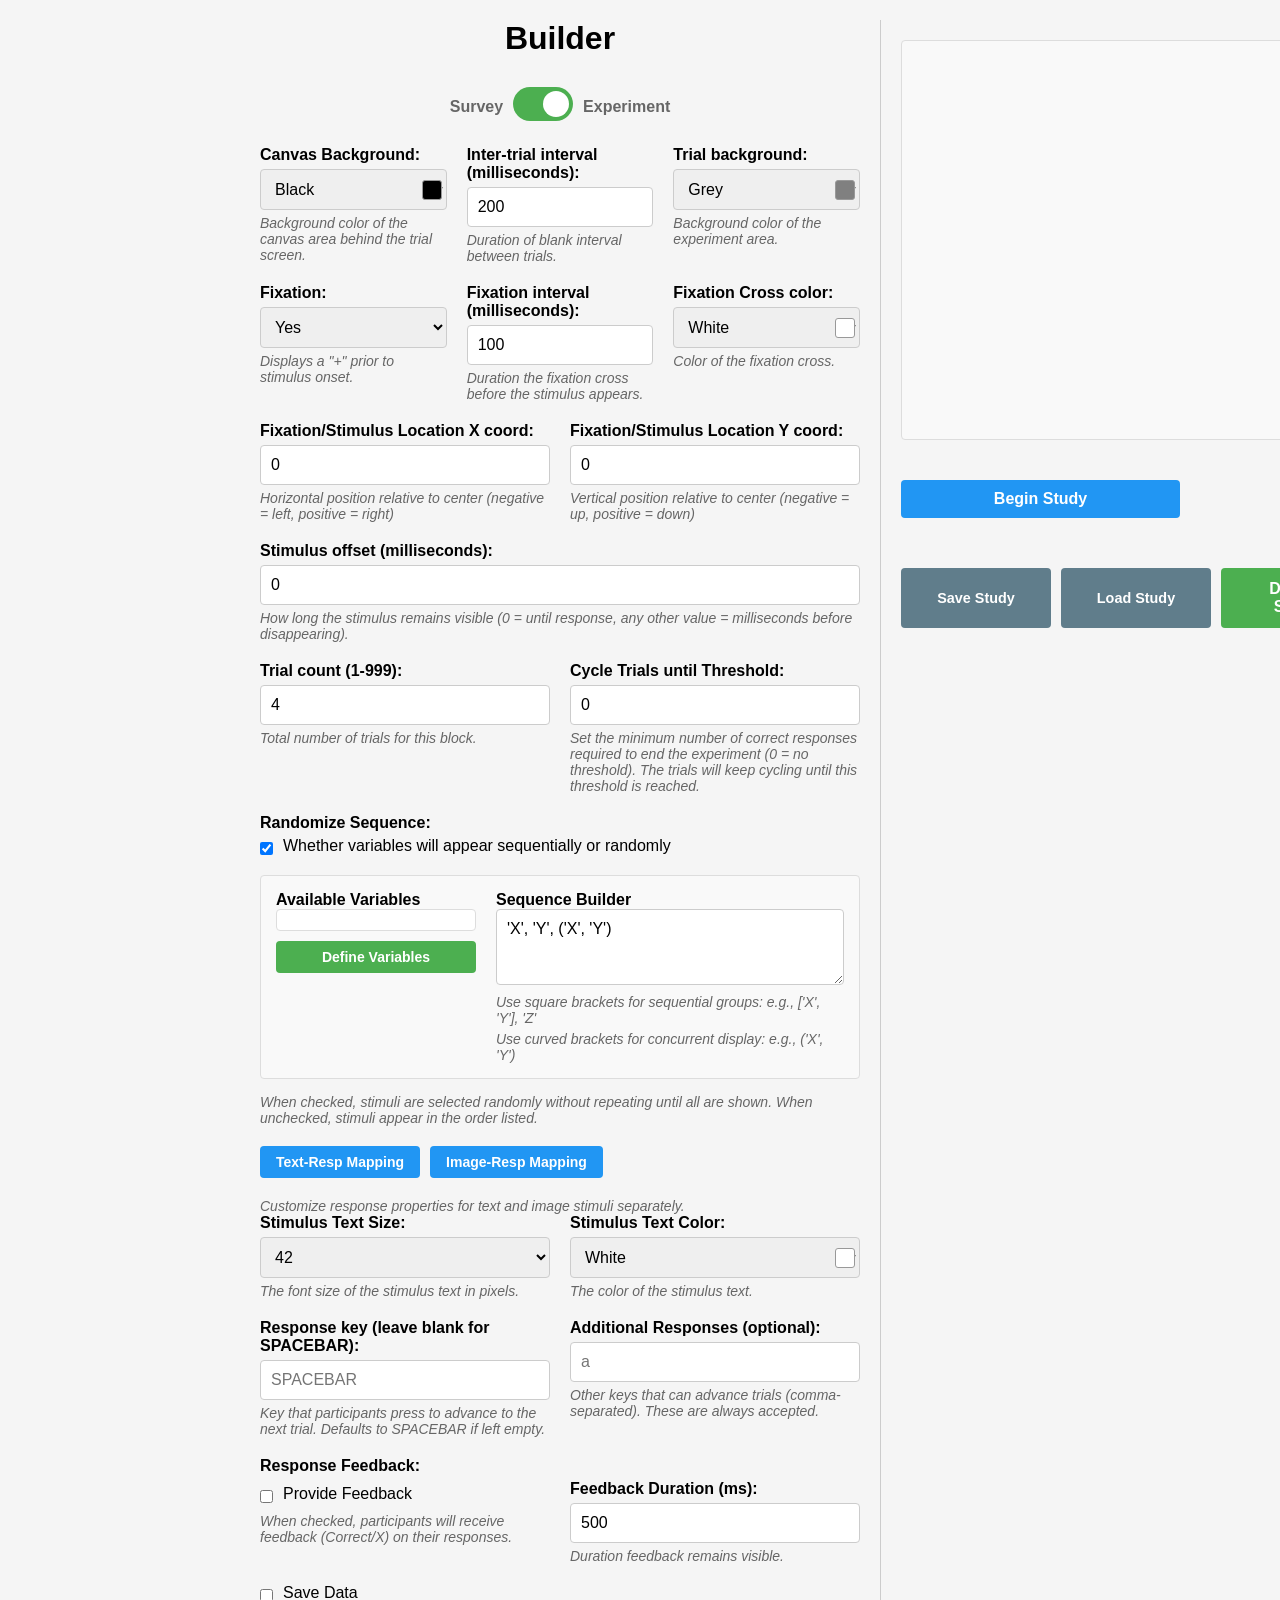
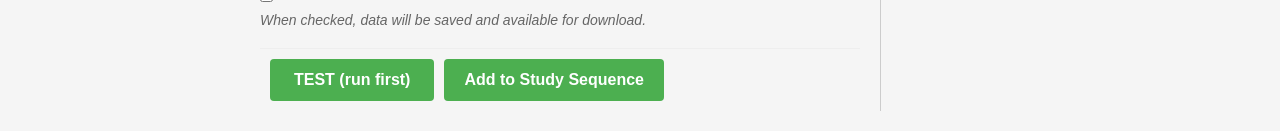
<file: index.html>
<!DOCTYPE html>
<html lang="en">
<head>
    <meta charset="UTF-8">
    <meta name="viewport" content="width=device-width, initial-scale=1.0">
    <title>Psychology Experiment and Survey Builder</title>
    <link rel="stylesheet" href="style.css">
</head>
<body>
    <div id="intro-screen" class="container">
        <div class="split-container">
            <div class="left-panel">
                <h1>Builder</h1>
                <div class="form-switch-container">
                    <span class="switch-label">Survey</span>
                    <label class="switch">
                        <input type="checkbox" id="form-type-switch" checked>
                        <span class="slider round"></span>
                    </label>
                    <span class="switch-label">Experiment</span>
                </div>

                <form id="experiment-form">
                    <div class="form-group form-row">
                        <div class="form-column">
                            <label for="canvas-background">Canvas Background:</label>
                            <div class="color-select-container">
                                <select id="canvas-background" required>
                                    <option value="black" selected>Black</option>
                                    <option value="white">White</option>
                                    <option value="grey">Grey</option>
                                    <option value="red">Red</option>
                                    <option value="green">Green</option>
                                    <option value="blue">Blue</option>
                                    <option value="yellow">Yellow</option>
                                    <option value="purple">Purple</option>
                                    <option value="orange">Orange</option>
                                    <option value="pink">Pink</option>
                                    <option value="cyan">Cyan</option>
                                    <option value="brown">Brown</option>
                                </select>
                                <span class="color-preview-large" id="canvas-background-preview" style="background-color: black;"></span>
                            </div>
                            <p class="helper-text">Background color of the canvas area behind the trial screen.</p>
                        </div>
                        <div class="form-column">
                            <label for="trial-interval">Inter-trial interval (milliseconds):</label>
                            <input type="number" id="trial-interval" min="1" required value="200">
                            <p class="helper-text">Duration of blank interval between trials.</p>
                        </div>
                        <div class="form-column">
                            <label for="trial-background">Trial background:</label>
                            <div class="color-select-container">
                                <select id="trial-background" required>
                                    <option value="white">White</option>
                                    <option value="black">Black</option>
                                    <option value="grey" selected>Grey</option>
                                    <option value="red">Red</option>
                                    <option value="green">Green</option>
                                    <option value="blue">Blue</option>
                                    <option value="yellow">Yellow</option>
                                    <option value="purple">Purple</option>
                                    <option value="orange">Orange</option>
                                    <option value="pink">Pink</option>
                                    <option value="cyan">Cyan</option>
                                    <option value="brown">Brown</option>
                                </select>
                                <span class="color-preview-large" id="trial-background-preview" style="background-color: grey;"></span>
                            </div>
                            <p class="helper-text">Background color of the experiment area.</p>
                        </div>
                    </div>

                    <div class="form-group form-row">
                        <div class="form-column">
                            <label for="fixation">Fixation:</label>
                            <select id="fixation" required>
                                <option value="yes" selected>Yes</option>
                                <option value="no">No</option>
                            </select>
                            <p class="helper-text">Displays a "+" prior to stimulus onset.</p>
                        </div>
                        <div class="form-column">
                            <label for="fixation-interval">Fixation interval (milliseconds):</label>
                            <input type="number" id="fixation-interval" min="1" required value="100">
                            <p class="helper-text">Duration the fixation cross before the stimulus appears.</p>
                        </div>
                        <div class="form-column">
                            <label for="fixation-color">Fixation Cross color:</label>
                            <div class="color-select-container">
                                <select id="fixation-color" required>
                                    <option value="white" selected>White</option>
                                    <option value="grey">Grey</option>
                                    <option value="black">Black</option>
                                    <option value="red">Red</option>
                                    <option value="green">Green</option>
                                    <option value="blue">Blue</option>
                                    <option value="yellow">Yellow</option>
                                    <option value="purple">Purple</option>
                                    <option value="orange">Orange</option>
                                    <option value="pink">Pink</option>
                                    <option value="cyan">Cyan</option>
                                    <option value="brown">Brown</option>
                                </select>
                                <span class="color-preview-large" id="fixation-color-preview" style="background-color: white;"></span>
                            </div>
                            <p class="helper-text">Color of the fixation cross.</p>
                        </div>
                    </div>

                    <div class="form-group form-row">
                        <div class="form-column">
                            <label for="position-x">Fixation/Stimulus Location X coord:</label>
                            <input type="number" id="position-x" value="0">
                            <p class="helper-text">Horizontal position relative to center (negative = left, positive = right)</p>
                        </div>
                        <div class="form-column">
                            <label for="position-y">Fixation/Stimulus Location Y coord:</label>
                            <input type="number" id="position-y" value="0">
                            <p class="helper-text">Vertical position relative to center (negative = up, positive = down)</p>
                        </div>
                    </div>

                    <div class="form-group">
                        <label for="stimulus-offset">Stimulus offset (milliseconds):</label>
                        <input type="number" id="stimulus-offset" min="0" required value="0">
                        <p class="helper-text">How long the stimulus remains visible (0 = until response, any other value = milliseconds before disappearing).</p>
                    </div>

                    <div class="form-group form-row">
                        <div class="form-column">
                            <label for="trial-count">Trial count (1-999):</label>
                            <input type="number" id="trial-count" min="1" max="999" required value="4">
                            <p class="helper-text">Total number of trials for this block.</p>
                        </div>
                        <div class="form-column">
                            <label for="cycle-threshold">Cycle Trials until Threshold:</label>
                            <input type="number" id="cycle-threshold" min="0" required value="0">
                            <p class="helper-text">Set the minimum number of correct responses required to end the experiment (0 = no threshold). The trials will keep cycling until this threshold is reached.</p>
                        </div>
                    </div>

                    <div class="form-group stimulus-group">
                        <label for="stimuli-text">Randomize Sequence:</label>
                        <div class="checkbox-container">
                            <input type="checkbox" id="randomize-stimuli" checked>
                            <label for="randomize-stimuli">Whether variables will appear sequentially or randomly</label>
                        </div>
                        <div id="sequence-builder-container">
                            <div id="available-variables">
                                <h4>Available Variables</h4>
                                <div id="variable-categories-list" class="variable-list-container"></div>
                                <div class="variable-buttons">
                                    <button type="button" id="define-variables-btn" class="primary-btn">Define Variables</button>
                                    <button type="button" id="clear-variables-btn" class="danger-btn hidden">Clear Variables</button>
                                </div>
                            </div>
                            <div id="sequence-builder">
                                <h4>Sequence Builder</h4>
                                <textarea id="stimuli-text" rows="3" required placeholder="Build your sequence using the variable categories">'X', 'Y', ('X', 'Y')</textarea>
                                <p class="helper-text">Use square brackets for sequential groups: e.g., ['X', 'Y'], 'Z'</p>
                                <p class="helper-text">Use curved brackets for concurrent display: e.g., ('X', 'Y')</p>
                            </div>
                        </div>
                        <p class="helper-text checkbox-helper">When checked, stimuli are selected randomly without repeating until all are shown. When unchecked, stimuli appear in the order listed.</p>

                        <div class="button-row">
                            <button type="button" id="text-mapping-btn" class="secondary-btn">Text-Resp Mapping</button>
                            <button type="button" id="image-mapping-btn" class="secondary-btn">Image-Resp Mapping</button>
                        </div>
                        <p class="helper-text">Customize response properties for text and image stimuli separately.</p>

                        <div class="form-row">
                            <div class="form-column">
                                <label for="stimulus-size">Stimulus Text Size:</label>
                                <select id="stimulus-size" required>
                                    <option value="12">12</option>
                                    <option value="16">16</option>
                                    <option value="24">24</option>
                                    <option value="32">32</option>
                                    <option value="42" selected>42</option>
                                    <option value="48">48</option>
                                    <option value="56">56</option>
                                    <option value="64">64</option>
                                    <option value="72">72</option>
                                    <option value="84">84</option>
                                    <option value="96">96</option>
                                    <option value="120">120</option>
                                </select>
                                <p class="helper-text">The font size of the stimulus text in pixels.</p>
                            </div>
                            <div class="form-column">
                                <label for="stimulus-color">Stimulus Text Color:</label>
                                <div class="color-select-container">
                                    <select id="stimulus-color" required>
                                        <option value="white" selected>White</option>
                                        <option value="black">Black</option>
                                        <option value="grey">Grey</option>
                                        <option value="red">Red</option>
                                        <option value="green">Green</option>
                                        <option value="blue">Blue</option>
                                        <option value="yellow">Yellow</option>
                                        <option value="purple">Purple</option>
                                        <option value="orange">Orange</option>
                                        <option value="pink">Pink</option>
                                        <option value="cyan">Cyan</option>
                                        <option value="brown">Brown</option>
                                    </select>
                                    <span class="color-preview-large" id="stimulus-color-preview" style="background-color: white;"></span>
                                </div>
                                <p class="helper-text">The color of the stimulus text.</p>
                            </div>
                        </div>
                    </div>

                    <div class="form-group form-row">
                        <div class="form-column">
                            <label for="response-key">Response key (leave blank for SPACEBAR):</label>
                            <input type="text" id="response-key" placeholder="SPACEBAR">
                            <p class="helper-text">Key that participants press to advance to the next trial. Defaults to SPACEBAR if left empty.</p>
                        </div>
                        <div class="form-column">
                            <label for="additional-responses">Additional Responses (optional):</label>
                            <input type="text" id="additional-responses" placeholder="a">
                            <p class="helper-text">Other keys that can advance trials (comma-separated). These are always accepted.</p>
                        </div>
                    </div>

                    <div class="form-group">
                        <label>Response Feedback:</label>
                        <div class="form-row">
                            <div class="form-column">
                                <div class="checkbox-container">
                                    <input type="checkbox" id="provide-feedback">
                                    <label for="provide-feedback">Provide Feedback</label>
                                </div>
                                <p class="helper-text">When checked, participants will receive feedback (Correct/X) on their responses.</p>
                            </div>
                            <div class="form-column">
                                <label for="feedback-duration">Feedback Duration (ms):</label>
                                <input type="number" id="feedback-duration" min="1" value="500" required>
                                <p class="helper-text">Duration feedback remains visible.</p>
                            </div>
                        </div>
                    </div>

                    <div class="form-group">
                        <div class="checkbox-container">
                            <input type="checkbox" id="save-data">
                            <label for="save-data">Save Data</label>
                        </div>
                        <p class="helper-text">When checked, data will be saved and available for download.</p>
                    </div>
                </form>

                <form id="survey-form" class="hidden">
                    <div class="survey-container">
                        <h3>Survey Builder</h3>
                        <div id="questions-container">
                            <!-- First question (default) -->
                            <div class="question-item" data-question-id="1">
                                <div class="question-header">
                                    <h4>Question 1</h4>
                                    <button type="button" class="remove-question-btn secondary-btn" style="display: none;">Remove</button>
                                </div>
                                <div class="form-group">
                                    <label for="question-text-1">Question Text:</label>
                                    <textarea id="question-text-1" class="question-text" rows="3" required>Enter your question here</textarea>
                                </div>
                                <div class="form-group">
                                    <label for="answer-type-1">Answer Type:</label>
                                    <select id="answer-type-1" class="answer-type" required>
                                        <option value="text" selected>Text (single line)</option>
                                        <option value="textarea">Text (multi-line)</option>
                                        <option value="radio">Multiple Choice</option>
                                        <option value="slider">Slider Scale</option>
                                    </select>
                                    <p class="helper-text">Select the type of answer input to display to participants.</p>
                                </div>

                                <!-- Multiple Choice Options (hidden by default) -->
                                <div id="multiple-choice-options-1" class="multiple-choice-options form-group hidden">
                                    <label>Multiple Choice Options:</label>
                                    <div id="options-container-1" class="options-container">
                                        <!-- Options will be added here dynamically -->
                                    </div>
                                    <button type="button" class="add-option-btn secondary-btn">Add Option</button>
                                    <p class="helper-text">Add the options that participants can choose from.</p>
                                </div>

                                <!-- Slider Options (hidden by default) -->
                                <div id="slider-options-1" class="slider-options form-group hidden">
                                    <label>Slider Scale Options:</label>
                                    <div class="slider-config">
                                        <div class="slider-row">
                                            <div class="slider-field">
                                                <label for="slider-min-1">Min Value:</label>
                                                <input type="number" id="slider-min-1" class="slider-min" value="1" min="0" max="100">
                                            </div>
                                            <div class="slider-field">
                                                <label for="slider-max-1">Max Value:</label>
                                                <input type="number" id="slider-max-1" class="slider-max" value="9" min="1" max="100">
                                            </div>
                                        </div>
                                        <div class="slider-row">
                                            <div class="slider-field">
                                                <label for="slider-left-label-1">Left Label:</label>
                                                <input type="text" id="slider-left-label-1" class="slider-left-label" value="Left">
                                            </div>
                                            <div class="slider-field">
                                                <label for="slider-right-label-1">Right Label:</label>
                                                <input type="text" id="slider-right-label-1" class="slider-right-label" value="Right">
                                            </div>
                                        </div>
                                    </div>
                                    <p class="helper-text">Configure the slider scale range and labels.</p>
                                </div>
                            </div>
                        </div>

                        <!-- Add Question Button -->
                        <div class="form-group">
                            <button type="button" id="add-question-btn" class="secondary-btn">Add Another Question</button>
                        </div>

                        <div class="form-group">
                            <div class="checkbox-container">
                                <input type="checkbox" id="survey-save-data">
                                <label for="survey-save-data">Save Data</label>
                            </div>
                            <p class="helper-text">When checked, survey responses will be saved and available for download.</p>
                        </div>
                    </div>
                </form>

                <div class="button-group">
                    <button type="button" id="begin-btn">TEST (run first)</button>
                    <button type="button" id="add-to-study-btn">Add to Study Sequence</button>
                </div>
            </div>
            <div class="right-panel">
                <div id="study-window">
                    <!-- Content will be added here dynamically -->
                </div>
                <div class="study-buttons-container">
                    <button type="button" id="begin-study-btn">Begin Study</button>
                    <div class="study-file-buttons">
                        <button type="button" id="save-study-btn">Save Study</button>
                        <button type="button" id="load-study-btn">Load Study</button>
                        <button type="button" id="deploy-study-btn">Deploy Study</button>
                        <input type="file" id="study-file-input" accept=".json" style="display: none;">
                    </div>
                </div>
            </div>
        </div>
    </div>

    <!-- Text Mapping Modal -->
    <div id="text-mapping-modal" class="modal hidden">
        <div class="modal-content">
            <span class="close-btn text-modal-close">&times;</span>
            <h2>Text Stimulus-Response Mappings</h2>
            <p>Customize properties for text stimuli:</p>
            <p class="helper-text">Empty fields will use the values from the main form. The dialog is resizable - drag from the bottom-right corner.</p>

            <div class="mapping-table-container">
                <table id="text-mapping-table">
                    <thead>
                        <tr>
                            <th>Text Stimulus</th>
                            <th>Correct Response Key</th>
                            <th>X Position</th>
                            <th>Y Position</th>
                            <th>Offset (ms)</th>
                            <th>Color</th>
                            <th>Size (px)</th>
                        </tr>
                    </thead>
                    <tbody id="text-mapping-tbody">
                        <!-- Rows will be dynamically added here -->
                    </tbody>
                </table>
            </div>

            <div class="button-group">
                <button type="button" id="save-text-mappings-btn">Save Mappings</button>
                <button type="button" id="export-text-mappings-btn" class="secondary-btn">Export Mappings</button>
                <button type="button" id="import-text-mappings-btn" class="secondary-btn">Import Mappings</button>
                <!-- Hidden file input for importing CSV -->
                <input type="file" id="text-csv-file-input" accept=".csv" style="display: none;">
            </div>
        </div>
    </div>

    <!-- Image Mapping Modal -->
    <div id="image-mapping-modal" class="modal hidden">
        <div class="modal-content">
            <span class="close-btn image-modal-close">&times;</span>
            <h2>Image Stimulus-Response Mappings</h2>
            <p>Customize properties for image stimuli:</p>
            <p class="helper-text">Empty fields will use the values from the main form. The dialog is resizable - drag from the bottom-right corner.</p>

            <div class="mapping-table-container">
                <table id="image-mapping-table">
                    <thead>
                        <tr>
                            <th>Image Stimulus</th>
                            <th>Correct Response Key</th>
                            <th>X Position</th>
                            <th>Y Position</th>
                            <th>Width (px)</th>
                            <th>Height (px)</th>
                            <th>Offset (ms)</th>
                        </tr>
                    </thead>
                    <tbody id="image-mapping-tbody">
                        <!-- Rows will be dynamically added here -->
                    </tbody>
                </table>
            </div>

            <div class="button-group">
                <button type="button" id="save-image-mappings-btn">Save Mappings</button>
                <button type="button" id="export-image-mappings-btn" class="secondary-btn">Export Mappings</button>
                <button type="button" id="import-image-mappings-btn" class="secondary-btn">Import Mappings</button>
                <!-- Hidden file input for importing CSV -->
                <input type="file" id="image-csv-file-input" accept=".csv" style="display: none;">
            </div>
        </div>
    </div>

    <!-- Variable Definition Modal -->
    <div id="variable-definition-modal" class="modal hidden">
        <div class="modal-content">
            <span class="close-btn variable-modal-close">&times;</span>
            <h2>Define Stimulus Variables</h2>
            <p>Create stimulus categories that will be used in your experiment.</p>
            <p class="helper-text">All stimuli must be defined as variables. Use the sequence builder to arrange them.</p>
            <p class="helper-text">Variables can be text, images, or a mix of both.</p>

            <div class="variable-categories-container">
                <div class="variable-list">
                    <h3>Categories</h3>
                    <div id="variable-categories-list">
                        <!-- Variable categories will be listed here -->
                    </div>
                    <div class="add-variable-container">
                        <input type="text" id="new-variable-name" placeholder="New category name">
                        <button type="button" id="add-variable-btn" class="secondary-btn">Add Category</button>
                    </div>
                    <div class="variable-actions">
                        <button type="button" id="delete-category-btn" class="danger-btn">Delete Category</button>
                        <button type="button" id="switch-category-btn" class="secondary-btn">Switch Category</button>
                    </div>
                </div>
                <div class="variable-values">
                    <h3>Values for: <span id="current-variable-name">Select a category</span></h3>
                    <div id="variable-selection-mode">
                        <label>Selection Mode:</label>
                        <select id="variable-mode-select">
                            <option value="sequential">Sequential</option>
                            <option value="random">Random</option>
                            <option value="random-no-repeat">Random without Replacement</option>
                        </select>
                    </div>
                    <div id="variable-values-container">
                        <!-- Variable values will be listed here -->
                    </div>
                    <div class="add-value-container">
                        <input type="text" id="new-value" placeholder="New value">
                        <button type="button" id="add-value-btn" class="secondary-btn">Add Value</button>
                    </div>
                </div>
            </div>

            <div class="button-group">
                <button type="button" id="save-variables-btn">Save Variables</button>
            </div>
        </div>
    </div>

    <div id="experiment-container" class="hidden">
        <div id="experiment-screen">
            <div id="fixation-point">+</div>
            <div id="stimulus-text" class="hidden"></div>
            <div id="feedback-text" class="hidden"></div>
        </div>
    </div>

    <div id="completion-screen" class="container hidden">
        <h2 id="completion-message"></h2>
        <div id="completion-stats" class="hidden">
            <div class="stats-container">
                <!-- Stats content will be dynamically inserted -->
            </div>
        </div>
        <button id="ok-btn">OK</button>
    </div>

    <script src="script.js"></script>
</body>
</html>
</file>
<file: style.css>
* {
    box-sizing: border-box;
    margin: 0;
    padding: 0;
    font-family: Arial, sans-serif;
}

body {
    background-color: #f5f5f5;
    min-height: 100vh;
    position: relative;
}

.container {
    width: 100%;
    max-width: 800px;
    margin: 0 auto;
    padding: 20px;
}

h1 {
    text-align: center;
    margin-bottom: 30px;
}

.form-group {
    margin-bottom: 20px;
}

.form-row {
    display: flex;
    flex-wrap: wrap;
    margin-left: -10px;
    margin-right: -10px;
}

.form-column {
    flex: 1;
    padding: 0 10px;
    min-width: 200px; /* Ensure columns don't get too narrow */
}

label {
    display: block;
    margin-bottom: 5px;
    font-weight: bold;
}

input, select, textarea {
    width: 100%;
    padding: 10px;
    border: 1px solid #ccc;
    border-radius: 4px;
    font-size: 16px;
}

.helper-text {
    font-size: 14px;
    color: #666;
    margin-top: 5px;
    font-style: italic;
}

.stimulus-group {
    position: relative;
}

.checkbox-container {
    margin: 5px 0;
    display: flex;
    align-items: center;
}

.checkbox-container input[type="checkbox"] {
    width: auto;
    margin-right: 10px;
}

.checkbox-container label {
    display: inline;
    font-weight: normal;
}

.checkbox-helper {
    margin-top: 0;
}

button {
    padding: 12px 24px;
    background-color: #4CAF50;
    color: white;
    border: none;
    border-radius: 4px;
    cursor: pointer;
    font-size: 16px;
    font-weight: bold;
    display: block;
    margin: 20px auto;
    min-width: 150px;
}

button:hover {
    background-color: #45a049;
}

/* Secondary button style */
.secondary-btn {
    background-color: #2196F3;
    color: white;
    padding: 8px 16px;
    border: none;
    border-radius: 4px;
    cursor: pointer;
    font-size: 14px;
    margin: 10px 0;
    min-width: 0;
    display: inline-block;
}

.secondary-btn:hover {
    background-color: #0b7dda;
}

/* Danger button style */
.danger-btn {
    background-color: #f44336;
    color: white;
    padding: 8px 16px;
    border: none;
    border-radius: 4px;
    cursor: pointer;
    font-size: 14px;
    margin: 10px 0;
    min-width: 0;
    display: inline-block;
}

.danger-btn:hover {
    background-color: #d32f2f;
}

/* Modal styles */
.modal {
    position: fixed;
    top: 0;
    left: 0;
    width: 100%;
    height: 100%;
    background-color: rgba(0, 0, 0, 0.7);
    display: flex;
    align-items: center;
    justify-content: center;
    z-index: 100;
}

.modal.hidden {
    display: none;
}

.modal-content {
    background-color: white;
    padding: 20px;
    border-radius: 5px;
    width: 80%;
    max-width: 90%;
    max-height: 80vh;
    overflow: auto;
    resize: both; /* Enable resizing */
    min-width: 600px;
    min-height: 300px;
    position: relative;
}

/* Add resize handle visual cue */
.modal-content::after {
    content: "";
    position: absolute;
    bottom: 3px;
    right: 3px;
    width: 12px;
    height: 12px;
    background: #ccc;
    clip-path: polygon(100% 0, 100% 100%, 0 100%);
    cursor: se-resize;
}

.close-btn {
    color: #aaa;
    float: right;
    font-size: 28px;
    font-weight: bold;
    cursor: pointer;
}

close-btn:hover,
.close-btn:focus {
    color: black;
    text-decoration: none;
    cursor: pointer;
}

/* Mapping table styles */
.mapping-table-container {
    margin: 20px 0;
    max-height: 300px;
    overflow: auto; /* Changed from overflow-y to handle both directions */
    width: 100%;
}

#mapping-table {
    width: 100%;
    border-collapse: collapse;
    margin-bottom: 15px;
    table-layout: fixed; /* Fixed layout for better column control */
}

#mapping-table th,
#mapping-table td {
    border: 1px solid #ddd;
    padding: 8px;
    text-align: left;
    min-width: 80px; /* Ensure columns don't get too narrow */
    overflow: hidden;
    text-overflow: ellipsis;
}

#mapping-table th {
    background-color: #f2f2f2;
    position: sticky;
    top: 0;
    font-size: 0.9em;
    white-space: nowrap;
    overflow: hidden;
    text-overflow: ellipsis;
    max-width: 120px; /* Limit width of headers */
}

/* Add hover effect to show full header text */
#mapping-table th:hover {
    overflow: visible;
    white-space: normal;
    z-index: 1;
    background-color: #e0e0e0;
}

#mapping-table input {
    width: 100%;
    padding: 5px;
    box-sizing: border-box;
}

/* Experiment container styles */
#experiment-container {
    position: fixed;
    top: 0;
    left: 0;
    right: 0;
    bottom: 0;
    width: 100%;
    height: 100%;
    background-color: black;
    display: flex;
    align-items: center;
    justify-content: center;
    z-index: 10;
}

/* Experiment screen styles */
#experiment-screen {
    width: 800px;
    height: 600px;
    display: flex;
    align-items: center;
    justify-content: center;
    background-color: grey; /* Default, will be overwritten by JS */
    position: relative;
}

#fixation-point {
    font-size: 48px;
    font-weight: bold;
    position: absolute;
    z-index: 1;
    color: white; /* Default, will be overwritten by JS */
}

#stimulus-text {
    font-family: Consolas, monospace;
    position: absolute;
    z-index: 1;
    text-align: center;
    max-width: 80%;
    overflow-wrap: break-word;
    /* font-size and color set dynamically in JS */
}

/* For the fixation point and stimulus text elements to enable relative positioning */
#fixation-point, #stimulus-text {
  position: absolute;
  top: 50%;
  left: 50%;
  transform: translate(0, 0); /* Will be overridden by JS */
}

/* Position fixation point and stimulus text at center by default */
#fixation-point, #stimulus-text, #feedback-text {
  position: absolute;
  top: 50%;
  left: 50%;
  transform: translate(-50%, -50%); /* Center by default */
}

/* Feedback text styles */
#feedback-text {
    font-family: Arial, sans-serif;
    font-size: 36px;
    font-weight: bold;
    position: absolute;
    z-index: 2; /* Ensure feedback appears on top */
    text-align: center;
    max-width: 80%;
    padding: 10px 20px;
    border-radius: 8px;
    background-color: rgb(255, 255, 255); /* Changed from rgba to rgb for full opacity */
    box-shadow: 0 0 10px rgba(0, 0, 0, 0.2);
}

/* Concurrent stimulus styles */
.concurrent-stimulus {
    font-family: Consolas, monospace;
    position: absolute;
    z-index: 1;
    text-align: center;
    max-width: 80%;
    overflow-wrap: break-word;
}

/* Completion screen styles */
#completion-screen {
    text-align: center;
    position: relative;
    z-index: 20;
}

#completion-screen h2 {
    margin-bottom: 20px;
}

/* Utility classes */
.hidden {
    display: none !important;
}

/* Media queries for better responsiveness */
@media (max-width: 840px) {
    #experiment-screen {
        width: 90%;
        height: 70vh;
    }
}

@media (max-width: 600px) {
    .container {
        padding: 10px;
    }

    input, select {
        padding: 8px;
    }

    button {
        padding: 10px 20px;
    }
}

/* Color preview styles */
.color-preview {
    display: inline-block;
    width: 15px;
    height: 15px;
    border: 1px solid #666;
    border-radius: 3px;
    margin-right: 5px;
    vertical-align: middle;
}

/* Color select container */
.color-select-container {
    position: relative;
    display: flex;
    align-items: center;
}

.color-select-container select {
    padding-right: 25px;
}

.color-preview-large {
    display: inline-block;
    width: 20px;
    height: 20px;
    border: 1px solid #999;
    border-radius: 3px;
    position: absolute;
    right: 5px;
    pointer-events: none;
}

/* Button group for the mapping modal */
.button-group {
    display: flex;
    gap: 10px;
    margin-top: 20px;
}

.button-group button {
    margin: 0;
}

/* Button row for stimulus controls */
.button-row {
    display: flex;
    gap: 10px;
    margin: 10px 0;
}

/* Sequence builder styles */
#sequence-builder-container {
    display: flex;
    gap: 20px;
    margin: 15px 0;
    border: 1px solid #ddd;
    border-radius: 4px;
    padding: 15px;
    background-color: #f9f9f9;
}

#available-variables {
    flex: 1;
    min-width: 200px;
    max-width: 300px;
}

#sequence-builder {
    flex: 2;
}

.variable-list-container {
    max-height: 200px;
    overflow-y: auto;
    border: 1px solid #ddd;
    border-radius: 4px;
    padding: 10px;
    background-color: white;
    margin-bottom: 10px;
}

.variable-buttons {
    display: flex;
    gap: 10px;
    margin-bottom: 15px;
}

.variable-buttons button {
    flex: 1;
    margin: 0;
}

.variable-category-item {
    cursor: pointer;
}

.variable-category-item:hover {
    background-color: #f0f0f0;
}

.primary-btn {
    background-color: #4CAF50;
    color: white;
    padding: 8px 16px;
    border: none;
    border-radius: 4px;
    cursor: pointer;
    font-size: 14px;
    margin: 10px 0;
    min-width: 0;
    display: inline-block;
    width: 100%;
}

.primary-btn:hover {
    background-color: #45a049;
}

/* Variable definition modal styles */
.variable-categories-container {
    display: flex;
    gap: 20px;
    margin: 20px 0;
}

/* Study management modal styles */
.saved-items-list {
    max-height: 300px;
    overflow-y: auto;
    border: 1px solid #ddd;
    border-radius: 4px;
    padding: 10px;
    margin: 15px 0;
    background-color: #f9f9f9;
}

.saved-study-item {
    display: flex;
    justify-content: space-between;
    align-items: center;
    padding: 10px;
    border-bottom: 1px solid #eee;
    cursor: pointer;
}

.saved-study-item:hover {
    background-color: #f0f0f0;
}

.saved-study-item:last-child {
    border-bottom: none;
}

.saved-study-info {
    flex: 1;
}

.saved-study-name {
    font-weight: bold;
    margin-bottom: 5px;
}

.saved-study-date {
    font-size: 12px;
    color: #666;
}

.saved-study-actions {
    display: flex;
    gap: 5px;
}

.saved-study-actions button {
    padding: 5px 10px;
    margin: 0;
    min-width: 0;
    font-size: 12px;
}

.no-studies-message {
    text-align: center;
    padding: 20px;
    color: #666;
    font-style: italic;
}

#save-study-section, #load-study-section {
    margin-bottom: 30px;
    padding-bottom: 20px;
    border-bottom: 1px solid #eee;
}

#load-study-section {
    border-bottom: none;
}

/* Custom dialog styles */
.custom-dialog {
    position: fixed;
    top: 0;
    left: 0;
    width: 100%;
    height: 100%;
    background-color: rgba(0, 0, 0, 0.7);
    display: flex;
    align-items: center;
    justify-content: center;
    z-index: 200;
}

.dialog-content {
    background-color: white;
    padding: 20px;
    border-radius: 5px;
    width: 400px;
    max-width: 90%;
    box-shadow: 0 0 10px rgba(0, 0, 0, 0.3);
}

.dialog-buttons {
    display: flex;
    justify-content: flex-end;
    gap: 10px;
    margin-top: 20px;
}

.dialog-content select {
    width: 100%;
    padding: 8px;
    margin: 10px 0;
    border: 1px solid #ddd;
    border-radius: 4px;
}

.variable-list, .variable-values {
    flex: 1;
    border: 1px solid #ddd;
    border-radius: 4px;
    padding: 15px;
    background-color: #f9f9f9;
    min-height: 200px;
}

.variable-values h3 {
    margin-bottom: 15px;
    border-bottom: 1px solid #ddd;
    padding-bottom: 10px;
}

#variable-selection-mode {
    margin-bottom: 15px;
    padding: 10px;
    background-color: #f5f5f5;
    border-radius: 4px;
    display: flex;
    align-items: center;
}

#variable-selection-mode label {
    margin-right: 10px;
    font-weight: bold;
}

#variable-mode-select {
    flex-grow: 1;
    padding: 8px;
    border: 1px solid #ddd;
    border-radius: 4px;
    background-color: white;
}

.variable-category-item, .variable-value-item {
    display: flex;
    justify-content: space-between;
    align-items: center;
    padding: 8px;
    margin-bottom: 5px;
    background-color: white;
    border: 1px solid #ddd;
    border-radius: 4px;
}

.variable-category-item.selected {
    background-color: #e3f2fd;
    border-color: #2196F3;
}

.add-variable-container, .add-value-container, .variable-actions {
    display: flex;
    gap: 10px;
    margin-top: 15px;
}

.variable-actions {
    justify-content: space-between;
}

.add-variable-container input, .add-value-container input {
    flex: 1;
}

.add-variable-container button, .add-value-container button {
    margin: 0;
}

.variable-action-buttons {
    display: flex;
    gap: 5px;
}

.variable-action-buttons button {
    padding: 3px 8px;
    min-width: auto;
    margin: 0;
    font-size: 12px;
}

/* Adjust size and appearance of secondary buttons in the group */
.button-group .secondary-btn {
    flex: 1;
    padding: 10px;
    font-size: 14px;
    text-align: center;
    min-width: 120px;
}

/* Make primary button more prominent */
.button-group #save-mappings-btn {
    flex: 1.5;
}

.split-container {
    display: flex;
    width: 100%;
    gap: 20px;
}

.left-panel {
    flex: 1;
    min-width: 600px;
}

.right-panel {
    width: 300px;
    border-left: 1px solid #ccc;
    padding-left: 20px;
}

#study-window {
    max-height: 400px;
    min-height: 200px; /* Add minimum height */
    height: 400px; /* Add default height */
    overflow-y: auto;
    width: 100%;
    min-width: 600px;
    padding: 15px;
    border: 1px solid #ddd;
    border-radius: 4px;
    margin: 20px 0;
    background: #f9f9f9;
    resize: vertical; /* Allow vertical resizing */
    position: relative; /* Required for resize handle positioning */
}

/* Add resize handle visual cue */
#study-window::after {
    content: "";
    position: absolute;
    bottom: 3px;
    right: 3px;
    width: 12px;
    height: 12px;
    background: #ccc;
    clip-path: polygon(100% 0, 100% 100%, 0 100%);
    cursor: ns-resize;
}

.button-group {
    display: flex;
    gap: 10px;
}

#add-to-study-btn {
    background-color: #4CAF50;
    color: white;
    padding: 10px 20px;
    border: none;
    border-radius: 4px;
    cursor: pointer;
}

#add-to-study-btn:hover {
    background-color: #45a049;
}

.study-buttons-container {
    width: 100%;
    margin-top: 10px;
    display: flex;
    flex-direction: column;
    gap: 10px;
}

#begin-study-btn {
    width: 100%;
    background-color: #2196F3;
    color: white;
    padding: 10px 20px;
    border: none;
    border-radius: 4px;
    cursor: pointer;
}

#begin-study-btn:hover {
    background-color: #0b7dda;
}

.study-file-buttons {
    display: flex;
    gap: 10px;
    width: 100%;
}

#save-study-btn, #load-study-btn {
    flex: 1;
    background-color: #607D8B;
    color: white;
    padding: 8px 15px;
    border: none;
    border-radius: 4px;
    cursor: pointer;
    font-size: 0.9em;
}

#save-study-btn:hover, #load-study-btn:hover {
    background-color: #455A64;
}

.study-config-item {
    background: white;
    border: 1px solid #ddd;
    border-radius: 4px;
    margin-bottom: 8px;
    padding: 15px;
    width: 100%;
    min-width: 600px; /* Increased from 400px */
}

.study-config-item:hover {
    background: #f0f0f0;
}

.config-header {
    display: flex;
    justify-content: space-between;
    align-items: center;
    margin-bottom: 10px;
    width: 100%;
}

.block-name-input {
    border: 1px solid #ddd;
    background: #ffffff;
    font-size: 16px;
    width: 300px; /* Fixed width instead of percentage */
    padding: 8px 12px;
    margin-right: 10px;
    border-radius: 4px;
    cursor: text;
    display: block; /* Ensure it's a block element */
    position: relative; /* Ensure it's above other elements */
    z-index: 1; /* Ensure it's clickable */
}

.block-name-input:hover {
    border-color: #2196F3;
    background: #fff;
}

.block-name-input:focus {
    border-color: #2196F3;
    background: #fff;
    outline: none;
    box-shadow: 0 0 5px rgba(33, 150, 243, 0.3);
}

.block-controls {
    display: flex;
    gap: 10px;
    align-items: center;
}

.move-up-btn, .move-down-btn, .remove-config-btn {
    padding: 8px 12px;
    background: #f0f0f0;
    border: 1px solid #ddd;
    border-radius: 4px;
    cursor: pointer;
    min-width: 40px;
    font-size: 16px;
    display: inline-flex;
    align-items: center;
    justify-content: center;
    transition: all 0.2s ease;
}

.move-up-btn:hover, .move-down-btn:hover {
    background: #e0e0e0;
    border-color: #ccc;
}

.remove-config-btn:hover {
    background: #ffebee;
    border-color: #ffcdd2;
    color: #d32f2f;
}

.config-details {
    display: flex;
    flex-direction: column;
    font-size: 12px;
    color: #666;
    width: 100%;
    margin-top: 5px;
    gap: 4px;
}

.config-details small {
    display: inline-block;
    background: #f5f5f5;
    padding: 2px 6px;
    border-radius: 3px;
    margin-right: 8px;
}

#completion-stats {
    margin: 20px 0;
    padding: 15px;
    background-color: #f5f5f5;
    border-radius: 4px;
    text-align: left;
}

#completion-message {
    color: #2196F3;
    margin-bottom: 20px;
}

.study-completion-stats {
    background-color: #f5f5f5;
    padding: 20px;
    border-radius: 8px;
    margin: 20px 0;
    text-align: left;
}

.download-section {
    margin-top: 20px;
    text-align: center;
}

.download-btn {
    background-color: #4CAF50;
    color: white;
    padding: 10px 20px;
    border: none;
    border-radius: 4px;
    cursor: pointer;
    font-size: 16px;
}

.download-btn:hover {
    background-color: #45a049;
}

/* Form Switch Styles */
.form-switch-container {
    display: flex;
    align-items: center;
    justify-content: center;
    margin-bottom: 20px;
    gap: 10px;
}

.switch {
    position: relative;
    display: inline-block;
    width: 60px;
    height: 34px;
}

.switch input {
    opacity: 0;
    width: 0;
    height: 0;
}

.slider {
    position: absolute;
    cursor: pointer;
    top: 0;
    left: 0;
    right: 0;
    bottom: 0;
    background-color: #2196F3;
    transition: .4s;
}

.slider:before {
    position: absolute;
    content: "";
    height: 26px;
    width: 26px;
    left: 4px;
    bottom: 4px;
    background-color: white;
    transition: .4s;
}

input:checked + .slider {
    background-color: #4CAF50;
}

input:focus + .slider {
    box-shadow: 0 0 1px #4CAF50;
}

input:checked + .slider:before {
    transform: translateX(26px);
}

.slider.round {
    border-radius: 34px;
}

.slider.round:before {
    border-radius: 50%;
}

.switch-label {
    font-weight: bold;
    color: #666;
}

.survey-container {
    max-width: 600px;
    margin: 0 auto;
    padding: 20px;
}

.survey-container .form-group {
    margin-bottom: 20px;
}

.survey-container textarea,
.survey-container input[type="text"] {
    width: 100%;
    max-width: 580px;
}

/* Question item styles */
.question-item {
    border: 1px solid #ddd;
    border-radius: 5px;
    padding: 15px;
    margin-bottom: 20px;
    background-color: #f9f9f9;
}

/* Slider configuration styles */
.slider-config {
    margin: 10px 0;
}

.slider-row {
    display: flex;
    justify-content: space-between;
    margin-bottom: 10px;
}

.slider-field {
    flex: 0 0 48%;
}

.slider-field label {
    display: block;
    margin-bottom: 5px;
    font-size: 14px;
}

.slider-field input {
    width: 100%;
    padding: 8px;
    border: 1px solid #ddd;
    border-radius: 4px;
}

/* Slider display styles */
.slider-container {
    margin: 20px 0;
}

.slider-labels {
    display: flex;
    justify-content: space-between;
    margin-top: 5px;
}

.slider-labels span {
    font-size: 14px;
    color: #666;
}

input[type="range"] {
    width: 100%;
    margin: 10px 0;
}

.slider-value-display {
    text-align: center;
    font-weight: bold;
    margin-top: 5px;
    font-size: 16px;
    color: #2196F3;
}

.question-header {
    display: flex;
    justify-content: space-between;
    align-items: center;
    margin-bottom: 15px;
}

.question-header h4 {
    margin: 0;
    color: #2196F3;
}

.remove-question-btn {
    background-color: #f44336;
    color: white;
    padding: 5px 10px;
    border: none;
    border-radius: 4px;
    cursor: pointer;
    font-size: 14px;
}

.remove-question-btn:hover {
    background-color: #d32f2f;
}

#add-question-btn {
    margin: 10px 0;
    background-color: #4CAF50;
}

.button-group {
    margin-top: 20px;
    padding: 10px;
    border-top: 1px solid #eee;
}

.stats-container {
    max-width: 400px;
    margin: 0 auto;
    padding: 15px;
}
</file>
